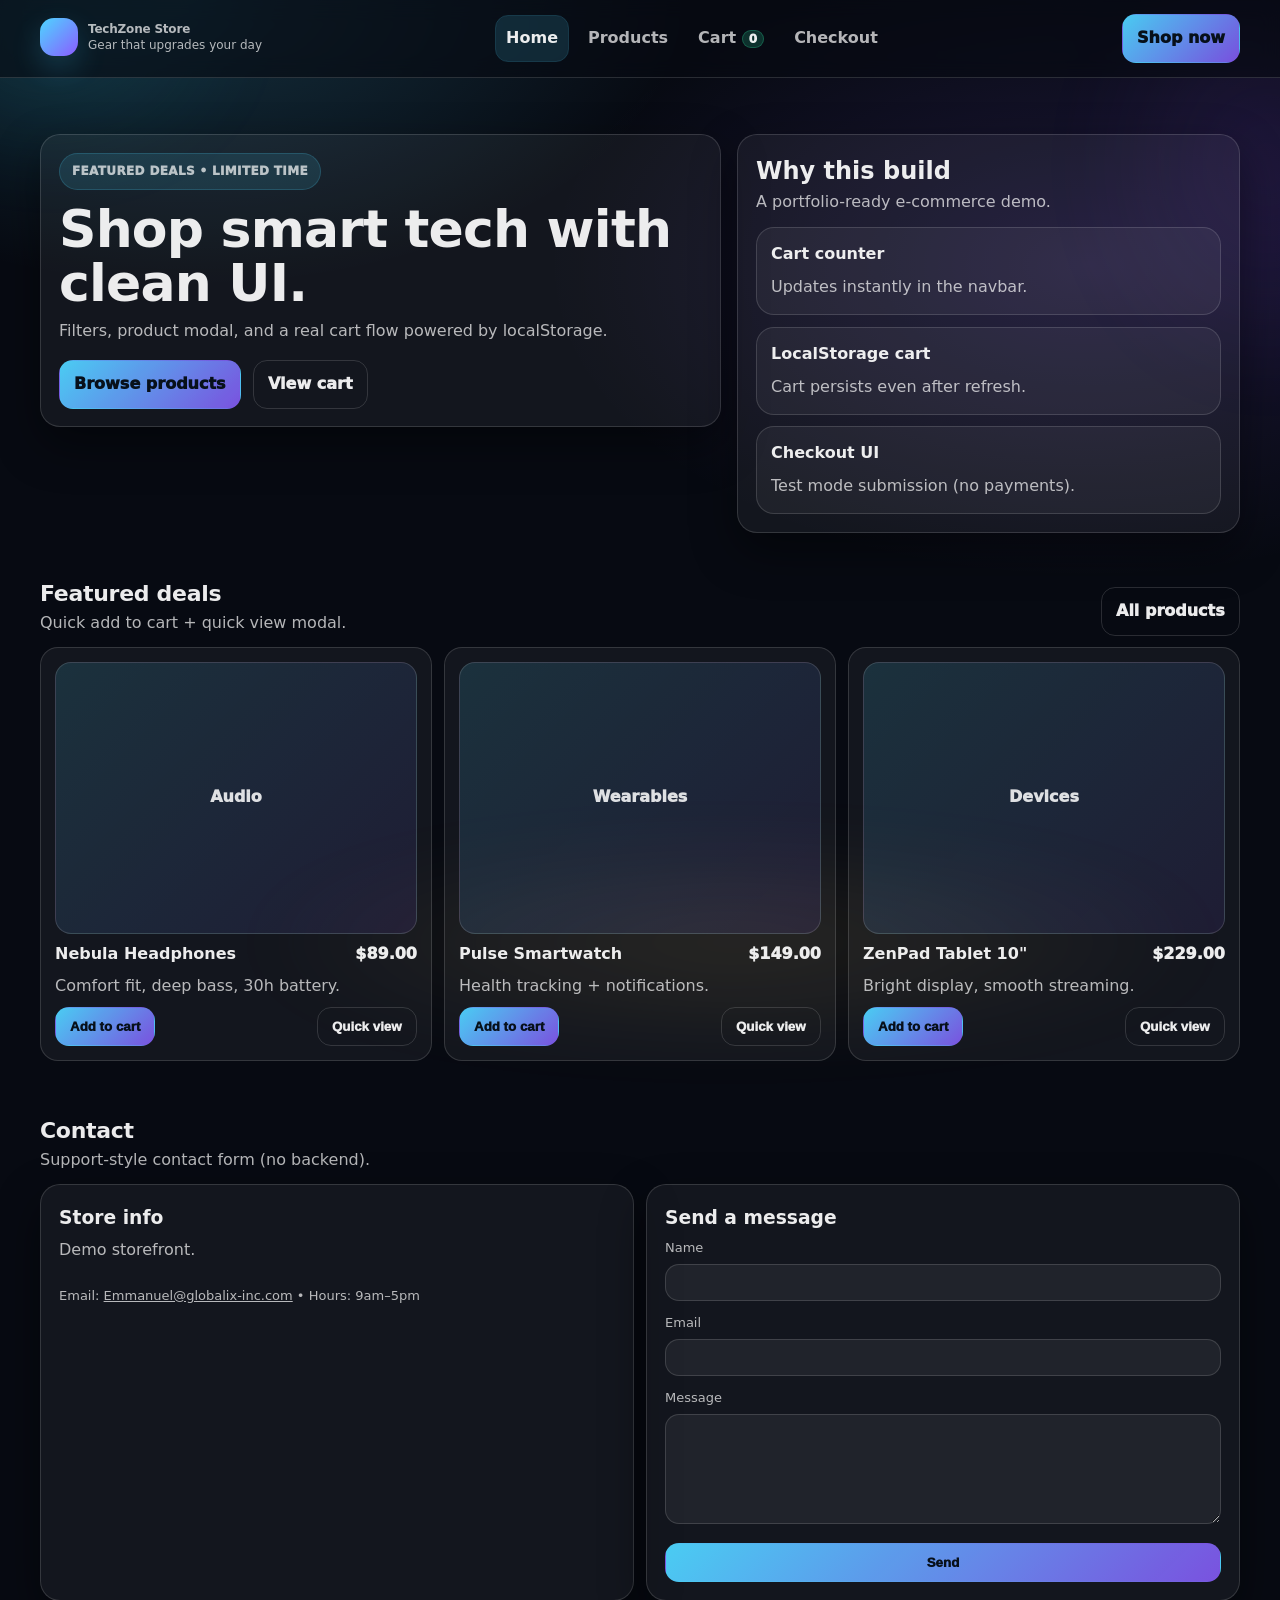
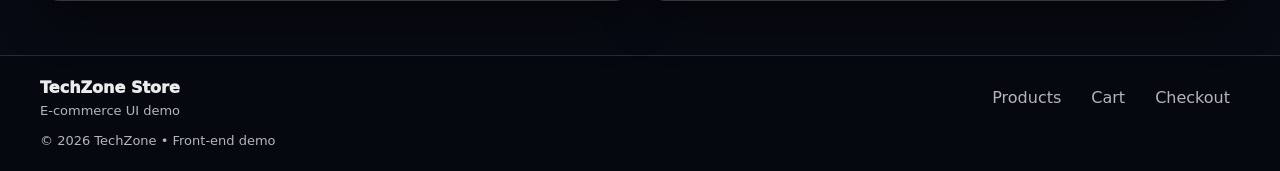
<file: index.html>
<!doctype html>
<html lang="en">
<head>
  <meta charset="utf-8" />
  <meta name="viewport" content="width=device-width, initial-scale=1" />
  <title>TechZone Store</title>
  <meta name="description" content="TechZone Store — products, cart, and checkout UI demo." />
  <link rel="stylesheet" href="assets/css/style.css" />
  <script src="assets/js/script.js" defer></script>
</head>
<body>
  <a class="skip-link" href="#main">Skip to content</a>

  <header class="header">
    <div class="container header-inner">
      <a class="brand" href="./">
        <span class="brand-mark" aria-hidden="true"></span>
        <span>
          <strong>TechZone Store</strong>
          <span>Gear that upgrades your day</span>
        </span>
      </a>

      <nav class="nav" data-nav aria-label="Primary">
        <a href="./" aria-current="page">Home</a>
        <a href="pages/products/">Products</a>
        <a href="pages/cart/">Cart <span class="badge" data-cart-count>0</span></a>
        <a href="pages/checkout/">Checkout</a>
      </nav>

      <div class="actions">
        <button class="icon-btn nav-toggle" type="button" data-nav-toggle aria-expanded="false" aria-label="Open menu">Menu</button>
        <a class="btn btn-primary" href="pages/products/">Shop now</a>
      </div>
    </div>
  </header>

  <main id="main">
    <section class="hero">
      <div class="container hero-grid">
        <div class="card">
          <span class="kicker">Featured deals • Limited time</span>
          <h1>Shop smart tech with clean UI.</h1>
          <p class="lead">Filters, product modal, and a real cart flow powered by localStorage.</p>
          <div class="cta">
            <a class="btn btn-primary" href="pages/products/">Browse products</a>
            <a class="btn btn-ghost" href="pages/cart/">View cart</a>
          </div>
        </div>

        <aside class="card">
          <h2 style="margin:0">Why this build</h2>
          <p class="lead">A portfolio-ready e-commerce demo.</p>
          <div class="grid" style="margin-top:12px">
            <div class="product"><h3>Cart counter</h3><p>Updates instantly in the navbar.</p></div>
            <div class="product"><h3>LocalStorage cart</h3><p>Cart persists even after refresh.</p></div>
            <div class="product"><h3>Checkout UI</h3><p>Test mode submission (no payments).</p></div>
          </div>
        </aside>
      </div>
    </section>

    <section class="section">
      <div class="container">
        <div class="section-head">
          <div>
            <h2>Featured deals</h2>
            <p class="lead">Quick add to cart + quick view modal.</p>
          </div>
          <a class="btn btn-ghost" href="pages/products/">All products</a>
        </div>
        <div class="grid grid-3" data-featured></div>
      </div>
    </section>

    <section class="section" id="contact">
      <div class="container">
        <div class="section-head">
          <div>
            <h2>Contact</h2>
            <p class="lead">Support-style contact form (no backend).</p>
          </div>
        </div>
        <div class="grid grid-2">
          <div class="card">
            <h3 style="margin:0 0 6px">Store info</h3>
            <p class="lead" style="margin:0">Demo storefront.</p>
            <div style="height:10px"></div>
            <p class="small">Email: <a href="mailto:Emmanuel@globalix-inc.com">Emmanuel@globalix-inc.com</a> • Hours: 9am–5pm</p>
          </div>
          <div class="card">
            <h3 style="margin:0 0 6px">Send a message</h3>
            <form class="grid" onsubmit="event.preventDefault(); alert('Message sent (demo).'); this.reset();">
              <label class="small">Name<input style="width:100%;margin-top:6px" class="icon-btn" name="name" required></label>
              <label class="small">Email<input style="width:100%;margin-top:6px" class="icon-btn" type="email" name="email" required></label>
              <label class="small">Message<textarea style="width:100%;margin-top:6px;min-height:110px" class="icon-btn" name="message" required></textarea></label>
              <button class="btn btn-primary" type="submit">Send</button>
            </form>
          </div>
        </div>
      </div>
    </section>

    <div class="notice" data-toast aria-hidden="true" role="status"></div>

    <div class="modal-backdrop" data-modal-backdrop aria-hidden="true" role="dialog" aria-label="Product quick view">
      <div class="modal">
        <div class="modal-header">
          <div class="modal-title" data-modal-title>Product</div>
          <button class="icon-btn" type="button" data-close-modal aria-label="Close">Close</button>
        </div>
        <div data-modal-body></div>
      </div>
    </div>
  </main>

  <footer class="footer">
    <div class="container footer-inner">
      <div class="footer-top">
        <div>
          <div style="font-weight:950">TechZone Store</div>
          <div class="small">E-commerce UI demo</div>
        </div>
        <div class="footer-links" aria-label="Footer">
          <a href="pages/products/">Products</a>
          <a href="pages/cart/">Cart</a>
          <a href="pages/checkout/">Checkout</a>
        </div>
      </div>
      <div class="small">© <span data-year></span> TechZone • Front-end demo</div>
    </div>
  </footer>
</body>
</html>
</file>
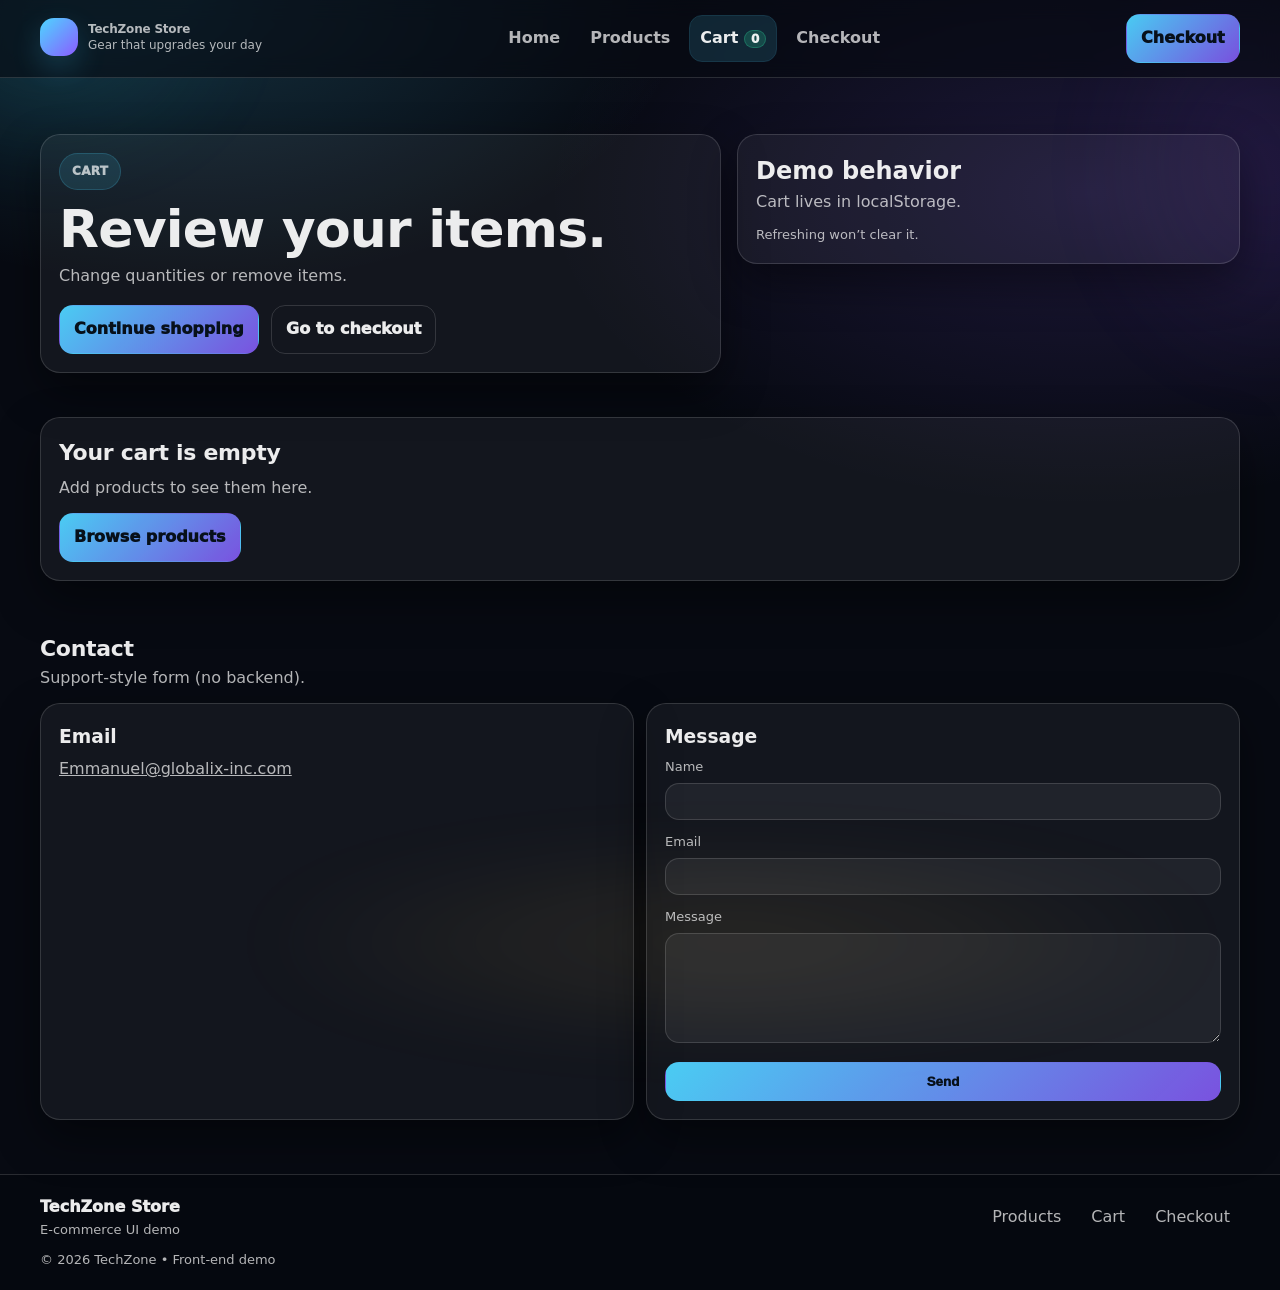
<file: pages/cart/index.html>
<!doctype html>
<html lang="en">
<head>
  <meta charset="utf-8" />
  <meta name="viewport" content="width=device-width, initial-scale=1" />
  <title>Cart • TechZone Store</title>
  <meta name="description" content="Shopping cart" />
  <link rel="stylesheet" href="../../assets/css/style.css" />
  <script src="../../assets/js/script.js" defer></script>
</head>
<body>
  <a class="skip-link" href="#main">Skip to content</a>

  <header class="header">
    <div class="container header-inner">
      <a class="brand" href="../../">
        <span class="brand-mark" aria-hidden="true"></span>
        <span>
          <strong>TechZone Store</strong>
          <span>Gear that upgrades your day</span>
        </span>
      </a>

      <nav class="nav" data-nav aria-label="Primary">
        <a href="../../">Home</a>
        <a href="../products/">Products</a>
        <a href="./" aria-current="page">Cart <span class="badge" data-cart-count>0</span></a>
        <a href="../checkout/">Checkout</a>
      </nav>

      <div class="actions">
        <button class="icon-btn nav-toggle" type="button" data-nav-toggle aria-expanded="false" aria-label="Open menu">Menu</button>
        <a class="btn btn-primary" href="../checkout/">Checkout</a>
      </div>
    </div>
  </header>

  <main id="main">
    <section class="hero">
      <div class="container hero-grid">
        <div class="card">
          <span class="kicker">Cart</span>
          <h1>Review your items.</h1>
          <p class="lead">Change quantities or remove items.</p>
          <div class="cta">
            <a class="btn btn-primary" href="../products/">Continue shopping</a>
            <a class="btn btn-ghost" href="../checkout/">Go to checkout</a>
          </div>
        </div>
        <aside class="card">
          <h2 style="margin:0">Demo behavior</h2>
          <p class="lead">Cart lives in localStorage.</p>
          <div class="small" style="margin-top:10px">Refreshing won’t clear it.</div>
        </aside>
      </div>
    </section>

    <section class="section">
      <div class="container" data-cart></div>
    </section>

    <section class="section" id="contact">
      <div class="container">
        <div class="section-head">
          <div>
            <h2>Contact</h2>
            <p class="lead">Support-style form (no backend).</p>
          </div>
        </div>
        <div class="grid grid-2">
          <div class="card"><h3 style="margin:0 0 6px">Email</h3><p class="lead" style="margin:0"><a href="mailto:Emmanuel@globalix-inc.com">Emmanuel@globalix-inc.com</a></p></div>
          <div class="card">
            <h3 style="margin:0 0 6px">Message</h3>
            <form class="grid" onsubmit="event.preventDefault(); alert('Message sent (demo).'); this.reset();">
              <label class="small">Name<input style="width:100%;margin-top:6px" class="icon-btn" name="name" required></label>
              <label class="small">Email<input style="width:100%;margin-top:6px" class="icon-btn" type="email" name="email" required></label>
              <label class="small">Message<textarea style="width:100%;margin-top:6px;min-height:110px" class="icon-btn" name="message" required></textarea></label>
              <button class="btn btn-primary" type="submit">Send</button>
            </form>
          </div>
        </div>
      </div>
    </section>
  </main>

  <footer class="footer">
    <div class="container footer-inner">
      <div class="footer-top">
        <div>
          <div style="font-weight:950">TechZone Store</div>
          <div class="small">E-commerce UI demo</div>
        </div>
        <div class="footer-links" aria-label="Footer">
          <a href="../products/">Products</a>
          <a href="./">Cart</a>
          <a href="../checkout/">Checkout</a>
        </div>
      </div>
      <div class="small">© <span data-year></span> TechZone • Front-end demo</div>
    </div>
  </footer>
</body>
</html>
</file>
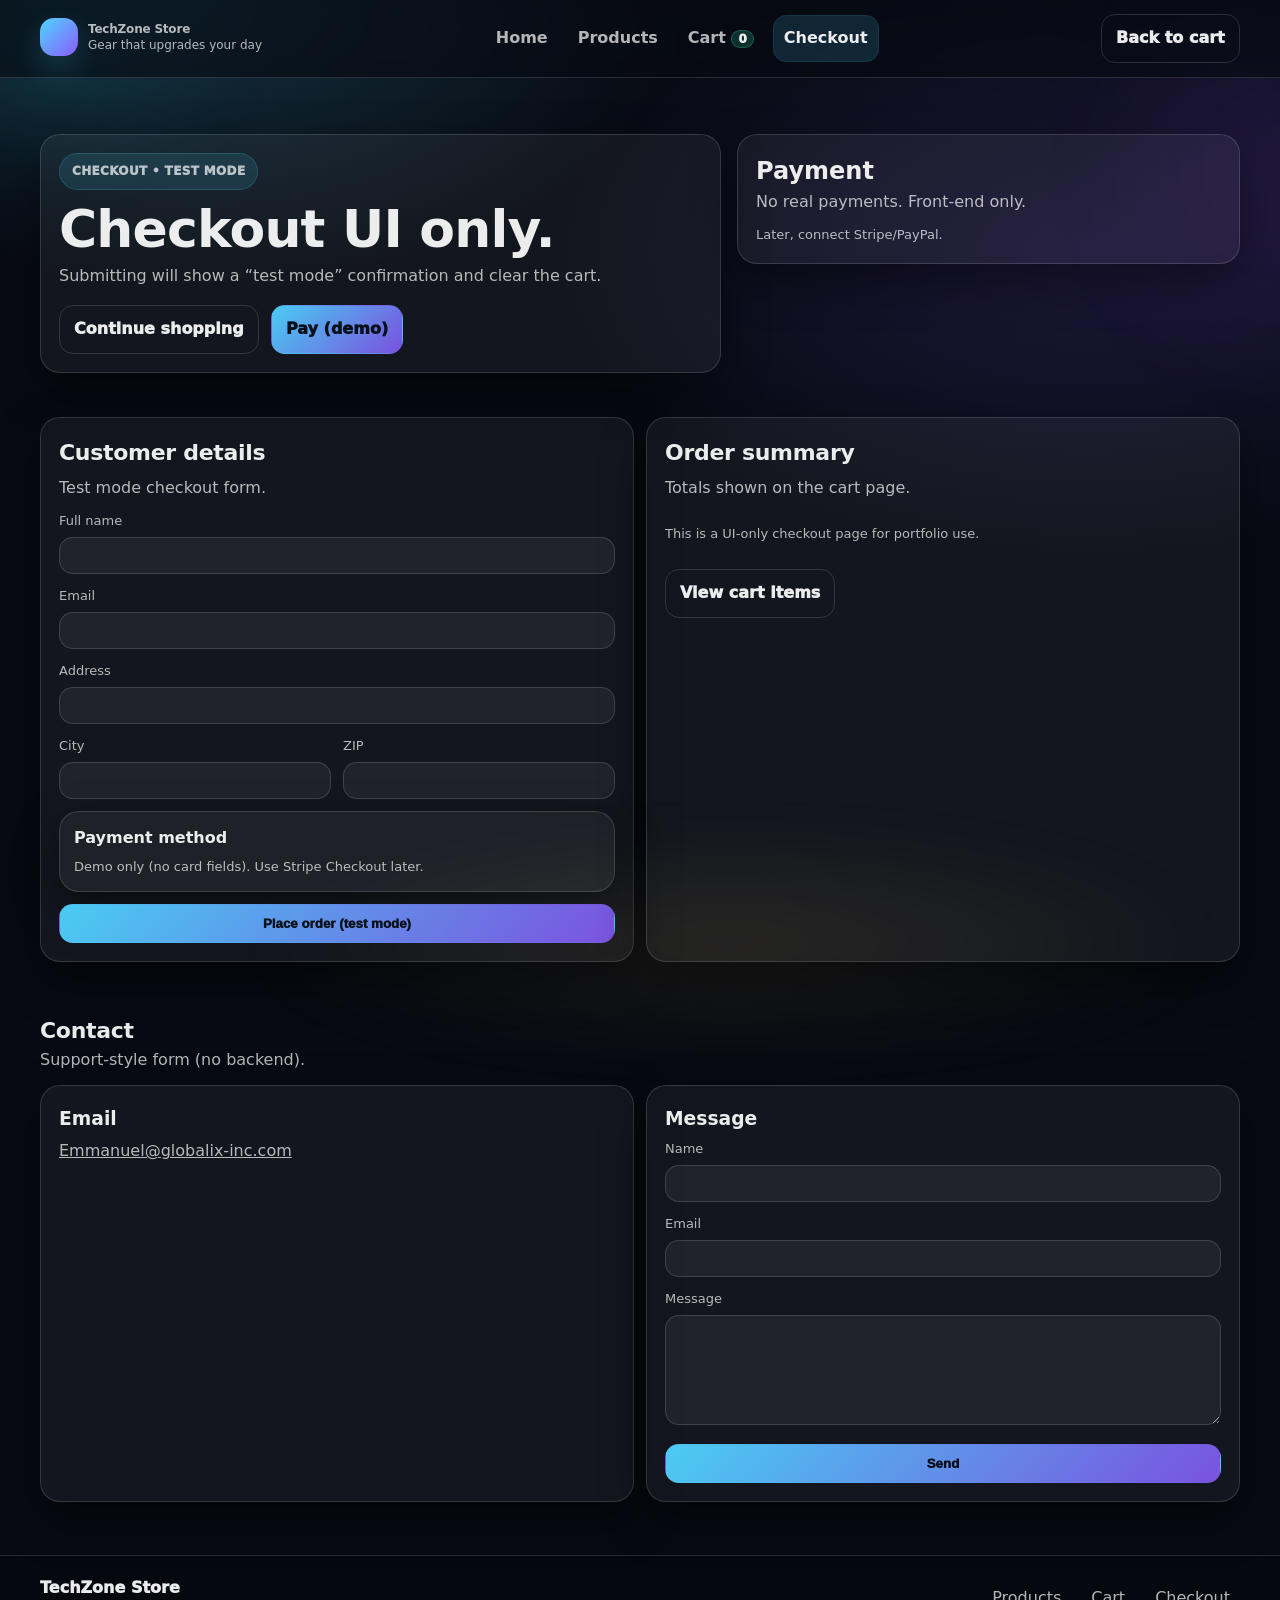
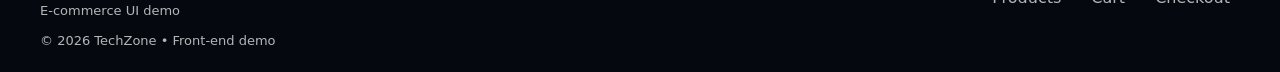
<file: pages/checkout/index.html>
<!doctype html>
<html lang="en">
<head>
  <meta charset="utf-8" />
  <meta name="viewport" content="width=device-width, initial-scale=1" />
  <title>Checkout • TechZone Store</title>
  <meta name="description" content="Checkout (UI only)" />
  <link rel="stylesheet" href="../../assets/css/style.css" />
  <script src="../../assets/js/script.js" defer></script>
</head>
<body>
  <a class="skip-link" href="#main">Skip to content</a>

  <header class="header">
    <div class="container header-inner">
      <a class="brand" href="../../">
        <span class="brand-mark" aria-hidden="true"></span>
        <span>
          <strong>TechZone Store</strong>
          <span>Gear that upgrades your day</span>
        </span>
      </a>

      <nav class="nav" data-nav aria-label="Primary">
        <a href="../../">Home</a>
        <a href="../products/">Products</a>
        <a href="../cart/">Cart <span class="badge" data-cart-count>0</span></a>
        <a href="./" aria-current="page">Checkout</a>
      </nav>

      <div class="actions">
        <button class="icon-btn nav-toggle" type="button" data-nav-toggle aria-expanded="false" aria-label="Open menu">Menu</button>
        <a class="btn btn-ghost" href="../cart/">Back to cart</a>
      </div>
    </div>
  </header>

  <main id="main">
    <section class="hero">
      <div class="container hero-grid">
        <div class="card">
          <span class="kicker">Checkout • Test mode</span>
          <h1>Checkout UI only.</h1>
          <p class="lead">Submitting will show a “test mode” confirmation and clear the cart.</p>
          <div class="cta">
            <a class="btn btn-ghost" href="../products/">Continue shopping</a>
            <a class="btn btn-primary" href="#form">Pay (demo)</a>
          </div>
        </div>
        <aside class="card">
          <h2 style="margin:0">Payment</h2>
          <p class="lead">No real payments. Front-end only.</p>
          <div class="small" style="margin-top:10px">Later, connect Stripe/PayPal.</div>
        </aside>
      </div>
    </section>

    <section class="section" id="form">
      <div class="container">
        <div class="grid grid-2">
          <div class="card">
            <h2 style="margin:0 0 6px">Customer details</h2>
            <p class="lead" style="margin:0">Test mode checkout form.</p>
            <div style="height:10px"></div>
            <div class="notice" data-form-notice aria-hidden="true" role="status"></div>
            <form class="grid" data-checkout-form>
              <label class="small">Full name
                <input style="width:100%;margin-top:6px" class="icon-btn" name="name" autocomplete="name" required>
              </label>
              <label class="small">Email
                <input style="width:100%;margin-top:6px" class="icon-btn" type="email" name="email" autocomplete="email" required>
              </label>
              <label class="small">Address
                <input style="width:100%;margin-top:6px" class="icon-btn" name="address" autocomplete="street-address" required>
              </label>
              <div class="grid grid-2">
                <label class="small">City
                  <input style="width:100%;margin-top:6px" class="icon-btn" name="city" autocomplete="address-level2" required>
                </label>
                <label class="small">ZIP
                  <input style="width:100%;margin-top:6px" class="icon-btn" name="zip" autocomplete="postal-code" required>
                </label>
              </div>
              <div class="card" style="padding:14px">
                <strong>Payment method</strong>
                <p class="small" style="margin:6px 0 0">Demo only (no card fields). Use Stripe Checkout later.</p>
              </div>
              <button class="btn btn-primary" type="submit">Place order (test mode)</button>
            </form>
          </div>

          <div class="card">
            <h2 style="margin:0 0 6px">Order summary</h2>
            <p class="lead" style="margin:0">Totals shown on the cart page.</p>
            <div style="height:10px"></div>
            <p class="small">This is a UI-only checkout page for portfolio use.</p>
            <div style="height:12px"></div>
            <a class="btn btn-ghost" href="../cart/">View cart items</a>
          </div>
        </div>
      </div>
    </section>

    <section class="section" id="contact">
      <div class="container">
        <div class="section-head">
          <div>
            <h2>Contact</h2>
            <p class="lead">Support-style form (no backend).</p>
          </div>
        </div>
        <div class="grid grid-2">
          <div class="card"><h3 style="margin:0 0 6px">Email</h3><p class="lead" style="margin:0"><a href="mailto:Emmanuel@globalix-inc.com">Emmanuel@globalix-inc.com</a></p></div>
          <div class="card">
            <h3 style="margin:0 0 6px">Message</h3>
            <form class="grid" onsubmit="event.preventDefault(); alert('Message sent (demo).'); this.reset();">
              <label class="small">Name<input style="width:100%;margin-top:6px" class="icon-btn" name="name" required></label>
              <label class="small">Email<input style="width:100%;margin-top:6px" class="icon-btn" type="email" name="email" required></label>
              <label class="small">Message<textarea style="width:100%;margin-top:6px;min-height:110px" class="icon-btn" name="message" required></textarea></label>
              <button class="btn btn-primary" type="submit">Send</button>
            </form>
          </div>
        </div>
      </div>
    </section>
  </main>

  <footer class="footer">
    <div class="container footer-inner">
      <div class="footer-top">
        <div>
          <div style="font-weight:950">TechZone Store</div>
          <div class="small">E-commerce UI demo</div>
        </div>
        <div class="footer-links" aria-label="Footer">
          <a href="../products/">Products</a>
          <a href="../cart/">Cart</a>
          <a href="./">Checkout</a>
        </div>
      </div>
      <div class="small">© <span data-year></span> TechZone • Front-end demo</div>
    </div>
  </footer>
</body>
</html>
</file>
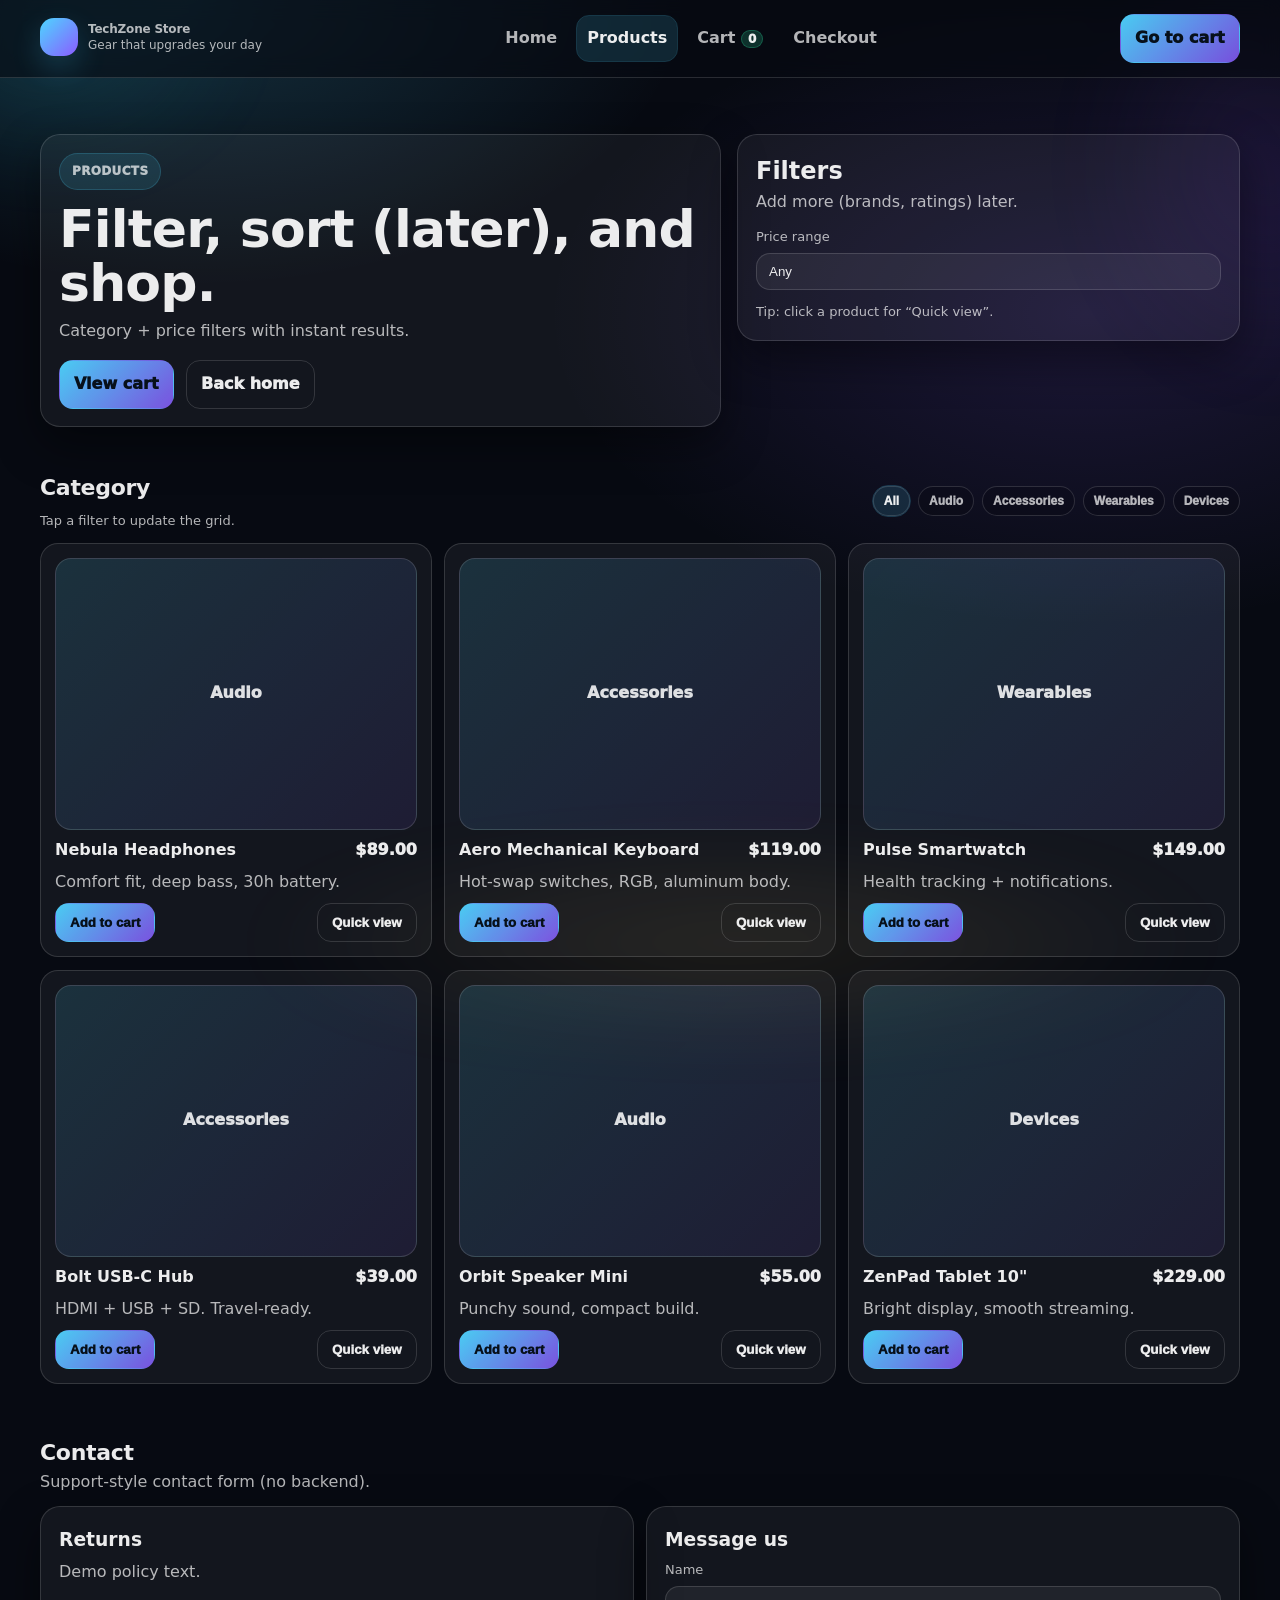
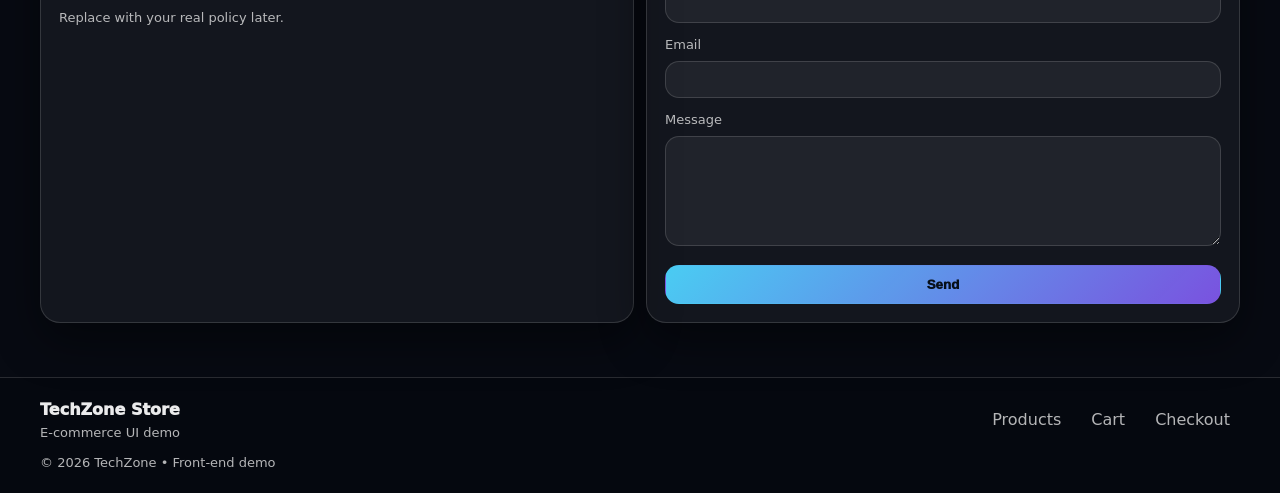
<file: pages/products/index.html>
<!doctype html>
<html lang="en">
<head>
  <meta charset="utf-8" />
  <meta name="viewport" content="width=device-width, initial-scale=1" />
  <title>Products • TechZone Store</title>
  <meta name="description" content="Browse products" />
  <link rel="stylesheet" href="../../assets/css/style.css" />
  <script src="../../assets/js/script.js" defer></script>
</head>
<body>
  <a class="skip-link" href="#main">Skip to content</a>

  <header class="header">
    <div class="container header-inner">
      <a class="brand" href="../../">
        <span class="brand-mark" aria-hidden="true"></span>
        <span>
          <strong>TechZone Store</strong>
          <span>Gear that upgrades your day</span>
        </span>
      </a>

      <nav class="nav" data-nav aria-label="Primary">
        <a href="../../">Home</a>
        <a href="./" aria-current="page">Products</a>
        <a href="../cart/">Cart <span class="badge" data-cart-count>0</span></a>
        <a href="../checkout/">Checkout</a>
      </nav>

      <div class="actions">
        <button class="icon-btn nav-toggle" type="button" data-nav-toggle aria-expanded="false" aria-label="Open menu">Menu</button>
        <a class="btn btn-primary" href="../cart/">Go to cart</a>
      </div>
    </div>
  </header>

  <main id="main">
    <section class="hero">
      <div class="container hero-grid">
        <div class="card">
          <span class="kicker">Products</span>
          <h1>Filter, sort (later), and shop.</h1>
          <p class="lead">Category + price filters with instant results.</p>
          <div class="cta">
            <a class="btn btn-primary" href="../cart/">View cart</a>
            <a class="btn btn-ghost" href="../../">Back home</a>
          </div>
        </div>

        <aside class="card">
          <h2 style="margin:0">Filters</h2>
          <p class="lead">Add more (brands, ratings) later.</p>
          <div class="grid" style="margin-top:12px">
            <label class="small">Price range
              <select class="icon-btn" style="width:100%;margin-top:6px" data-price>
                <option value="">Any</option>
                <option value="lt50">Under $50</option>
                <option value="50to150">$50–$150</option>
                <option value="gt150">Over $150</option>
              </select>
            </label>
            <div class="small">Tip: click a product for “Quick view”.</div>
          </div>
        </aside>
      </div>
    </section>

    <section class="section">
      <div class="container">
        <div class="toolbar">
          <div>
            <h2 style="margin:0">Category</h2>
            <p class="small" style="margin:6px 0 0">Tap a filter to update the grid.</p>
          </div>
          <div class="filters" role="group" aria-label="Category filters">
            <button class="pill" type="button" data-filter="All" aria-pressed="true">All</button>
            <button class="pill" type="button" data-filter="Audio" aria-pressed="false">Audio</button>
            <button class="pill" type="button" data-filter="Accessories" aria-pressed="false">Accessories</button>
            <button class="pill" type="button" data-filter="Wearables" aria-pressed="false">Wearables</button>
            <button class="pill" type="button" data-filter="Devices" aria-pressed="false">Devices</button>
          </div>
        </div>

        <div class="grid grid-3" data-products></div>

        <div class="notice" data-toast aria-hidden="true" role="status"></div>

        <div class="modal-backdrop" data-modal-backdrop aria-hidden="true" role="dialog" aria-label="Product quick view">
          <div class="modal">
            <div class="modal-header">
              <div class="modal-title" data-modal-title>Product</div>
              <button class="icon-btn" type="button" data-close-modal aria-label="Close">Close</button>
            </div>
            <div data-modal-body></div>
          </div>
        </div>
      </div>
    </section>

    <section class="section" id="contact">
      <div class="container">
        <div class="section-head">
          <div>
            <h2>Contact</h2>
            <p class="lead">Support-style contact form (no backend).</p>
          </div>
        </div>
        <div class="grid grid-2">
          <div class="card">
            <h3 style="margin:0 0 6px">Returns</h3>
            <p class="lead" style="margin:0">Demo policy text.</p>
            <div style="height:10px"></div>
            <p class="small">Replace with your real policy later.</p>
          </div>
          <div class="card">
            <h3 style="margin:0 0 6px">Message us</h3>
            <form class="grid" onsubmit="event.preventDefault(); alert('Message sent (demo).'); this.reset();">
              <label class="small">Name<input style="width:100%;margin-top:6px" class="icon-btn" name="name" required></label>
              <label class="small">Email<input style="width:100%;margin-top:6px" class="icon-btn" type="email" name="email" required></label>
              <label class="small">Message<textarea style="width:100%;margin-top:6px;min-height:110px" class="icon-btn" name="message" required></textarea></label>
              <button class="btn btn-primary" type="submit">Send</button>
            </form>
          </div>
        </div>
      </div>
    </section>
  </main>

  <footer class="footer">
    <div class="container footer-inner">
      <div class="footer-top">
        <div>
          <div style="font-weight:950">TechZone Store</div>
          <div class="small">E-commerce UI demo</div>
        </div>
        <div class="footer-links" aria-label="Footer">
          <a href="./">Products</a>
          <a href="../cart/">Cart</a>
          <a href="../checkout/">Checkout</a>
        </div>
      </div>
      <div class="small">© <span data-year></span> TechZone • Front-end demo</div>
    </div>
  </footer>
</body>
</html>
</file>
<file: assets/css/style.css>
/* TechZone Store — e-commerce demo (pure CSS) */

:root{
  --bg: #070a12;
  --surface: rgba(255,255,255,.06);
  --surface-2: rgba(255,255,255,.10);
  --text: rgba(255,255,255,.92);
  --muted: rgba(255,255,255,.70);
  --border: rgba(255,255,255,.14);
  --brand: #4dd6ff;
  --brand-2: #8b5cff;
  --ok: #2ee9a6;
  --warn: #ffd58a;
  --danger: #ff6b6b;
  --shadow: 0 18px 46px rgba(0,0,0,.44);
  --radius-lg: 20px;
  --radius-md: 14px;
  --container: 1200px;
}

*{ box-sizing: border-box; }
html{ scroll-behavior: smooth; }
body{
  margin: 0;
  font-family: ui-sans-serif, system-ui, -apple-system, Segoe UI, Roboto, Helvetica, Arial;
  line-height: 1.55;
  color: var(--text);
  background:
    radial-gradient(900px 520px at 15% 0%, rgba(77,214,255,.18), transparent 55%),
    radial-gradient(900px 520px at 85% 15%, rgba(139,92,255,.16), transparent 60%),
    var(--bg);
}

a{ color: inherit; }
.container{ width: min(100% - 32px, var(--container)); margin-inline: auto; }

.skip-link{
  position:absolute; left: 12px; top: 12px;
  padding: 10px 12px; border-radius: 10px;
  background: rgba(0,0,0,.78); color: #fff;
  transform: translateY(-200%); transition: transform .2s ease;
  z-index: 9999;
}
.skip-link:focus{ transform: translateY(0); outline: 2px solid var(--brand); }

.header{
  position: sticky;
  top: 0;
  z-index: 60;
  backdrop-filter: blur(10px);
  background: rgba(7,10,18,.62);
  border-bottom: 1px solid var(--border);
}
.header-inner{ display:flex; align-items:center; justify-content:space-between; gap: 14px; padding: 14px 0; }
.brand{ display:inline-flex; align-items:center; gap: 10px; text-decoration:none; }
.brand-mark{
  width: 38px; height: 38px; border-radius: 14px;
  background: linear-gradient(135deg, var(--brand), var(--brand-2));
  box-shadow: 0 12px 30px rgba(77,214,255,.20);
}
.brand strong{ letter-spacing: -.2px; }
.brand span{ display:block; font-size: 12px; color: var(--muted); margin-top: -2px; }

.nav{ display:flex; align-items:center; gap: 10px; }
.nav a{ text-decoration:none; color: var(--muted); font-weight: 850; padding: 10px 10px; border-radius: 12px; }
.nav a:hover{ background: rgba(255,255,255,.06); color: var(--text); }
.nav a[aria-current="page"]{ background: rgba(77,214,255,.14); outline: 1px solid rgba(77,214,255,.22); color: var(--text); }

.actions{ display:flex; align-items:center; gap: 10px; }

.icon-btn{
  appearance:none;
  border: 1px solid var(--border);
  background: rgba(255,255,255,.06);
  color: var(--text);
  padding: 10px 12px;
  border-radius: 14px;
  cursor:pointer;
}
.icon-btn:hover{ background: rgba(255,255,255,.10); }

.btn{
  display:inline-flex; align-items:center; justify-content:center; gap: 10px;
  padding: 11px 14px;
  border-radius: 14px;
  border: 1px solid var(--border);
  background: rgba(255,255,255,.06);
  color: var(--text);
  text-decoration:none;
  font-weight: 950;
  cursor:pointer;
}
.btn:hover{ background: rgba(255,255,255,.10); }
.btn-primary{
  background: linear-gradient(135deg, rgba(77,214,255,.95), rgba(139,92,255,.86));
  border-color: transparent;
  color: #07101a;
}
.btn-primary:hover{ filter: brightness(1.02); }
.btn-ghost{ background: transparent; }

.badge{
  display:inline-flex;
  align-items:center;
  justify-content:center;
  min-width: 18px;
  height: 18px;
  padding: 0 6px;
  border-radius: 999px;
  background: rgba(46,233,166,.18);
  border: 1px solid rgba(46,233,166,.26);
  font-size: 12px;
  font-weight: 950;
  color: rgba(255,255,255,.92);
}

.nav-toggle{ display:none; }

.hero{ padding: 56px 0 18px; }
.hero-grid{ display:grid; gap: 16px; }
.card{
  border: 1px solid var(--border);
  background: rgba(255,255,255,.05);
  border-radius: var(--radius-lg);
  box-shadow: var(--shadow);
  padding: 18px;
}
.kicker{
  display:inline-flex;
  gap: 8px;
  align-items:center;
  padding: 8px 12px;
  border-radius: 999px;
  background: rgba(77,214,255,.12);
  border: 1px solid rgba(77,214,255,.18);
  color: var(--muted);
  font-weight: 950;
  font-size: 12px;
  letter-spacing: .35px;
  text-transform: uppercase;
}

h1{ margin: 12px 0 8px; font-size: clamp(30px, 4.6vw, 52px); line-height: 1.05; letter-spacing: -0.8px; }
.lead{ margin: 0; color: var(--muted); font-size: 16px; }
.small{ font-size: 13px; color: var(--muted); }

.cta{ display:flex; flex-wrap:wrap; gap: 12px; margin-top: 16px; }

.section{ padding: 26px 0; }
.section-head{ display:flex; align-items:end; justify-content:space-between; gap: 14px; margin-bottom: 12px; }
.section h2{ margin: 0; font-size: 22px; letter-spacing: -.3px; }

.grid{ display:grid; gap: 12px; }
.grid-2{ grid-template-columns: 1fr; }
.grid-3{ grid-template-columns: 1fr; }
.grid-4{ grid-template-columns: 1fr; }

.toolbar{ display:flex; flex-wrap:wrap; align-items:center; justify-content:space-between; gap: 12px; margin-bottom: 12px; }
.filters{ display:flex; flex-wrap:wrap; gap: 8px; }

.pill{
  font-size: 12px; font-weight: 950;
  padding: 7px 10px;
  border-radius: 999px;
  border: 1px solid var(--border);
  background: rgba(0,0,0,.14);
  color: var(--muted);
  cursor:pointer;
}
.pill[aria-pressed="true"]{ background: rgba(77,214,255,.14); outline: 1px solid rgba(77,214,255,.22); color: var(--text); }

.product{
  padding: 14px;
  border-radius: 18px;
  border: 1px solid var(--border);
  background: rgba(255,255,255,.05);
  display:grid;
  gap: 8px;
}
.product-media{
  aspect-ratio: 4/3;
  border-radius: 16px;
  border: 1px solid var(--border);
  background: linear-gradient(135deg, rgba(77,214,255,.14), rgba(139,92,255,.10));
  display:grid;
  place-items:center;
  font-weight: 950;
  color: rgba(255,255,255,.86);
}
.product h3{ margin: 0; font-size: 16px; }
.product p{ margin: 0; color: var(--muted); }
.price{ font-weight: 950; color: rgba(255,255,255,.92); }
.row{ display:flex; align-items:center; justify-content:space-between; gap: 12px; }

.table{
  width: 100%;
  border-collapse: collapse;
  overflow: hidden;
  border-radius: 18px;
  border: 1px solid var(--border);
}
.table th, .table td{ padding: 12px; border-bottom: 1px solid var(--border); text-align: left; }
.table th{ color: rgba(255,255,255,.84); font-size: 12px; letter-spacing: .4px; text-transform: uppercase; }
.table td{ color: var(--muted); }

.qty{
  width: 74px;
  padding: 10px 10px;
  border-radius: 12px;
  border: 1px solid var(--border);
  background: rgba(0,0,0,.14);
  color: var(--text);
}

.notice{
  padding: 12px;
  border-radius: 14px;
  border: 1px solid rgba(46,233,166,.25);
  background: rgba(46,233,166,.08);
  display:none;
}
.notice[aria-hidden="false"]{ display:block; }

/* Modal */
.modal-backdrop{
  position: fixed;
  inset: 0;
  background: rgba(0,0,0,.56);
  display:none;
  align-items:center;
  justify-content:center;
  padding: 18px;
  z-index: 90;
}
.modal-backdrop[aria-hidden="false"]{ display:flex; }
.modal{
  width: min(920px, 100%);
  border-radius: 20px;
  border: 1px solid var(--border);
  background: rgba(7,10,18,.92);
  backdrop-filter: blur(10px);
  box-shadow: var(--shadow);
  padding: 16px;
}
.modal-header{ display:flex; align-items:center; justify-content:space-between; gap: 12px; margin-bottom: 8px; }
.modal-title{ font-weight: 950; }

.footer{ margin-top: 28px; border-top: 1px solid var(--border); background: rgba(0,0,0,.16); }
.footer-inner{ padding: 20px 0; display:grid; gap: 10px; }
.footer-top{ display:flex; flex-wrap:wrap; align-items:center; justify-content:space-between; gap: 12px; }
.footer-links{ display:flex; flex-wrap:wrap; gap: 10px; }
.footer-links a{ color: var(--muted); text-decoration:none; padding: 8px 10px; border-radius: 10px; }
.footer-links a:hover{ background: rgba(255,255,255,.06); color: var(--text); }

@media (min-width: 820px){
  .hero-grid{ grid-template-columns: 1.15fr .85fr; align-items:start; }
  .grid-2{ grid-template-columns: repeat(2, 1fr); }
  .grid-3{ grid-template-columns: repeat(3, 1fr); }
  .grid-4{ grid-template-columns: repeat(4, 1fr); }
}

@media (max-width: 860px){
  .nav{ display:none; }
  .nav-toggle{ display:inline-flex; }
  .nav.is-open{
    display:grid;
    position:absolute;
    left: 16px;
    right: 16px;
    top: 64px;
    padding: 12px;
    border-radius: 18px;
    border: 1px solid var(--border);
    background: rgba(7,10,18,.92);
    box-shadow: var(--shadow);
  }
}

/* Theme motion + animations */
body{ position: relative; isolation: isolate; overflow-x: hidden; }
body::before{
  content:"";
  position: fixed;
  inset: -22%;
  background:
    radial-gradient(closest-side at 18% 18%, var(--brand) 0%, transparent 62%),
    radial-gradient(closest-side at 84% 28%, var(--brand-2) 0%, transparent 64%),
    radial-gradient(closest-side at 55% 88%, var(--warn, var(--ok, #ffd58a)) 0%, transparent 62%);
  opacity: .12;
  filter: blur(46px) saturate(1.4);
  transform: translateZ(0);
  animation: auroraShift 14.5s ease-in-out infinite alternate;
  z-index: -1;
  pointer-events: none;
}

@keyframes auroraShift{
  0%{ transform: translate3d(-1.4%, -1.1%, 0) scale(1); }
  100%{ transform: translate3d(1.3%, 1.1%, 0) scale(1.06); }
}

@keyframes floaty{
  0%,100%{ transform: translateY(0); }
  50%{ transform: translateY(-3px); }
}

.brand-mark{ animation: floaty 6.2s ease-in-out infinite; }

@media (hover:hover){
  .btn, .icon-btn{
    transition: transform .18s ease, filter .18s ease, background .18s ease, box-shadow .18s ease, border-color .18s ease;
    will-change: transform;
  }
  .btn:hover, .icon-btn:hover{ transform: translateY(-1px); }
  .btn:active, .icon-btn:active{ transform: translateY(0); }

  .card, .product{
    transition: transform .22s ease, background .22s ease, box-shadow .22s ease, border-color .22s ease;
    will-change: transform;
  }
  .card:hover, .product:hover{
    transform: translateY(-2px);
    box-shadow: 0 26px 70px rgba(0,0,0,.42);
  }
}

.reveal{
  opacity: 0;
  transform: translateY(14px);
  transition: opacity .55s ease, transform .55s cubic-bezier(.2,.8,.2,1);
}
.reveal.is-in{ opacity: 1; transform: none; }

@media (prefers-reduced-motion: reduce){
  html{ scroll-behavior: auto; }
  *{ transition:none !important; animation:none !important; }
  body::before{ display:none; }
  .reveal{ opacity: 1 !important; transform: none !important; }
}
</file>
